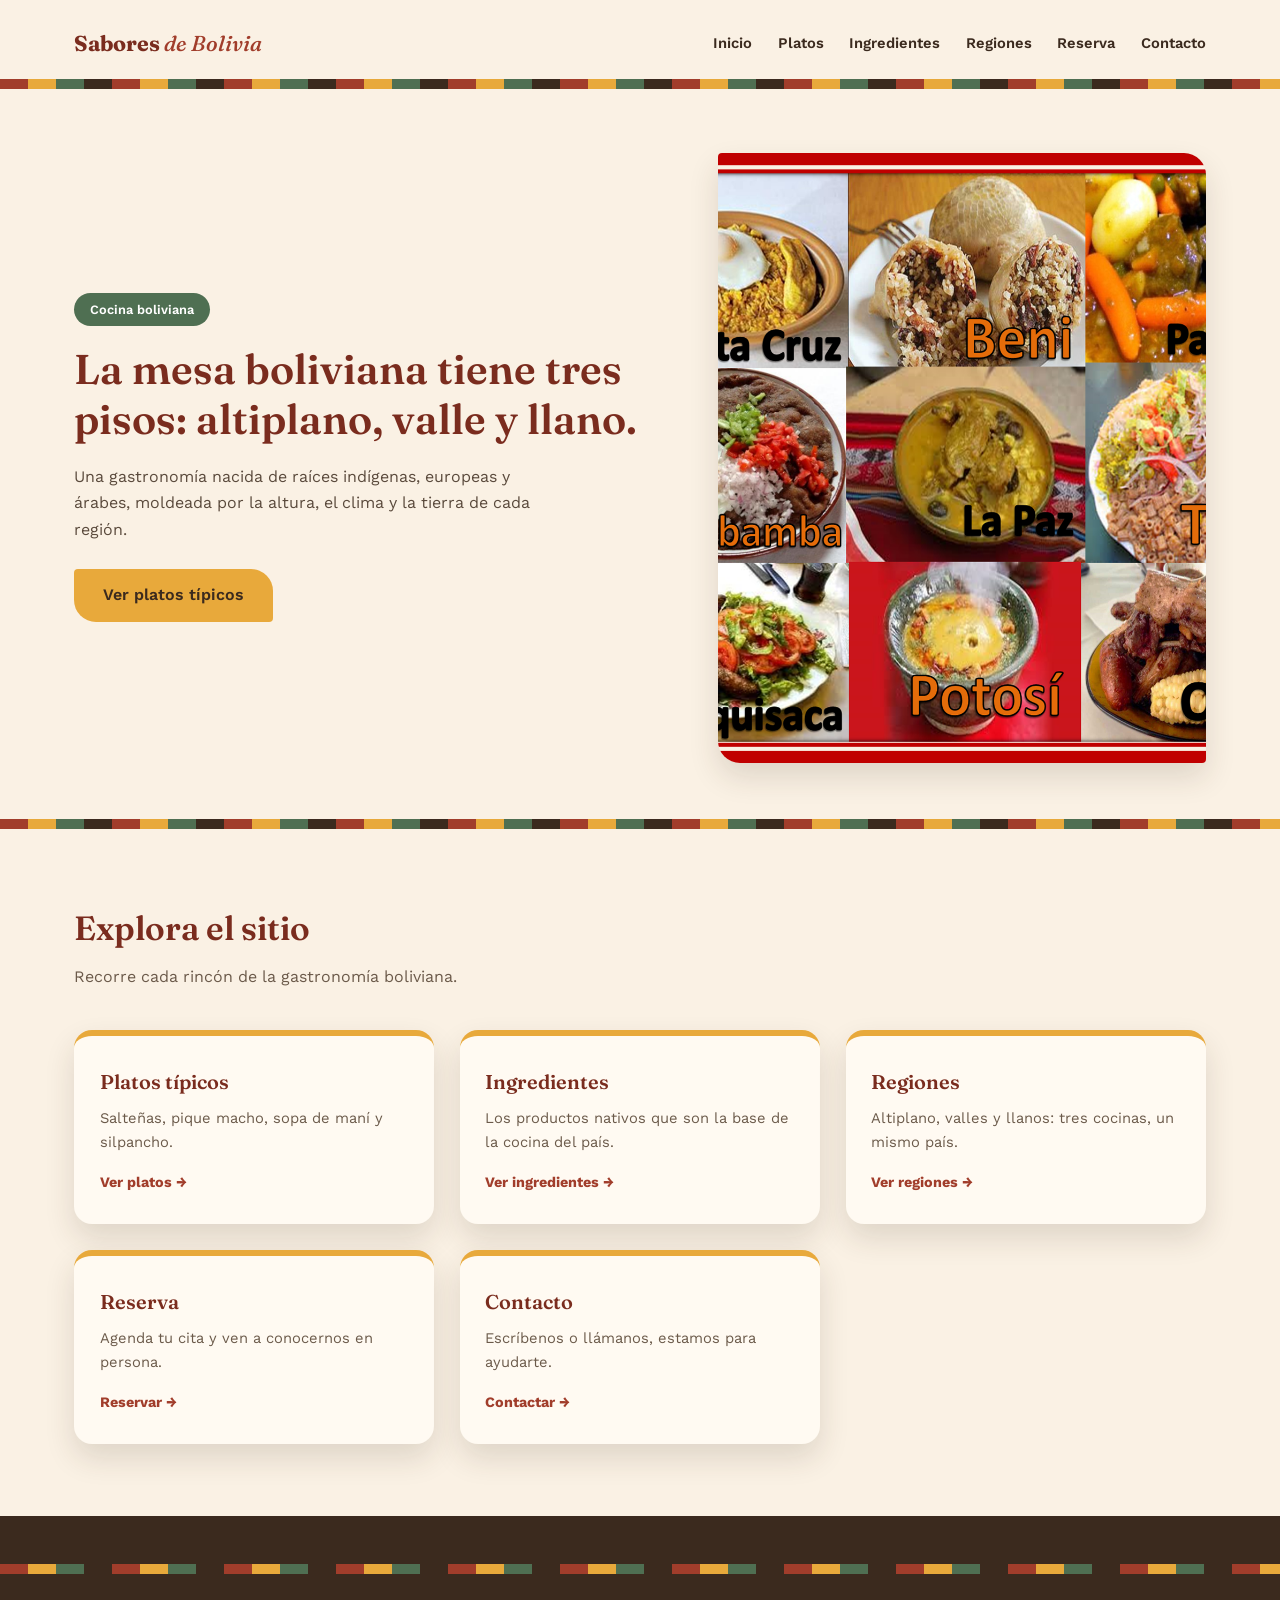
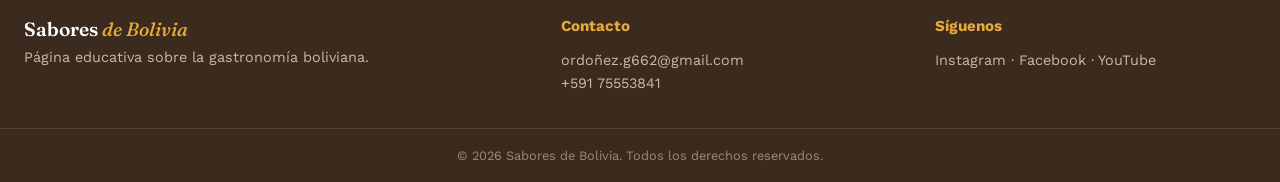
<file: proyecto.2.1/index.html>
<!DOCTYPE html>
<html lang="es">
<head>
<meta charset="UTF-8">
<meta name="viewport" content="width=device-width, initial-scale=1.0">
<title>Sabores de Bolivia | Gastronomía Tradicional</title>
<link rel="preconnect" href="https://fonts.googleapis.com">
<link rel="preconnect" href="https://fonts.gstatic.com" crossorigin>
<link href="https://fonts.googleapis.com/css2?family=Fraunces:ital,wght@0,500;0,600;0,700;1,500&family=Work+Sans:wght@400;500;600;700&display=swap" rel="stylesheet">
<link rel="stylesheet" href="css/styles.css">
</head>
<body>

  <header class="header" id="header">
    <div class="header-inner container">
      <a href="index.html" class="logo">Sabores <span>de Bolivia</span></a>

      <nav class="nav" id="nav">
        <a href="index.html">Inicio</a>
        <a href="platos.html">Platos</a>
        <a href="ingredientes.html">Ingredientes</a>
        <a href="regiones.html">Regiones</a>
        <a href="reserva.html">Reserva</a>
        <a href="contacto.html">Contacto</a>
      </nav>
    </div>
    <div class="stripe-divider" aria-hidden="true"></div>
  </header>

  <main>

    <section class="hero" id="inicio">
      <div class="container hero-inner">
        <div class="hero-text">
          <span class="tag">Cocina boliviana</span>
          <h1>La mesa boliviana tiene tres pisos: altiplano, valle y llano.</h1>
          <p>Una gastronomía nacida de raíces indígenas, europeas y árabes, moldeada por la altura, el clima y la tierra de cada región.</p>
          <a href="platos.html" class="btn">Ver platos típicos</a>
        </div>
        <div class="hero-media">
          <img src="img/platos.png" alt="Comida típica boliviana">
        </div>
      </div>
    </section>

    <div class="stripe-divider" aria-hidden="true"></div>

    <section class="explora container">
      <h2 class="section-title">Explora el sitio</h2>
      <p class="section-subtitle">Recorre cada rincón de la gastronomía boliviana.</p>

      <div class="grid-explora">

        <a href="platos.html" class="explora-card">
          <h3>Platos típicos</h3>
          <p>Salteñas, pique macho, sopa de maní y silpancho.</p>
          <span class="flecha">Ver platos →</span>
        </a>

        <a href="ingredientes.html" class="explora-card">
          <h3>Ingredientes</h3>
          <p>Los productos nativos que son la base de la cocina del país.</p>
          <span class="flecha">Ver ingredientes →</span>
        </a>

        <a href="regiones.html" class="explora-card">
          <h3>Regiones</h3>
          <p>Altiplano, valles y llanos: tres cocinas, un mismo país.</p>
          <span class="flecha">Ver regiones →</span>
        </a>

        <a href="reserva.html" class="explora-card">
          <h3>Reserva</h3>
          <p>Agenda tu cita y ven a conocernos en persona.</p>
          <span class="flecha">Reservar →</span>
        </a>

        <a href="contacto.html" class="explora-card">
          <h3>Contacto</h3>
          <p>Escríbenos o llámanos, estamos para ayudarte.</p>
          <span class="flecha">Contactar →</span>
        </a>

      </div>
    </section>

  </main>

  <footer class="footer" id="contacto-footer">
    <div class="stripe-divider" aria-hidden="true"></div>
    <div class="container footer-inner">
      <div class="footer-col">
        <h3>Sabores <span>de Bolivia</span></h3>
        <p>Página educativa sobre la gastronomía boliviana.</p>
      </div>
      <div class="footer-col">
        <h4>Contacto</h4>
        <p>ordoñez.g662@gmail.com</p>
        <p>+591 75553841</p>
      </div>
      <div class="footer-col">
        <h4>Síguenos</h4>
        <p>Instagram · Facebook · YouTube</p>
      </div>
    </div>
    <p class="footer-copy">&copy; 2026 Sabores de Bolivia. Todos los derechos reservados.</p>
  </footer>

</body>
</html>
</file>
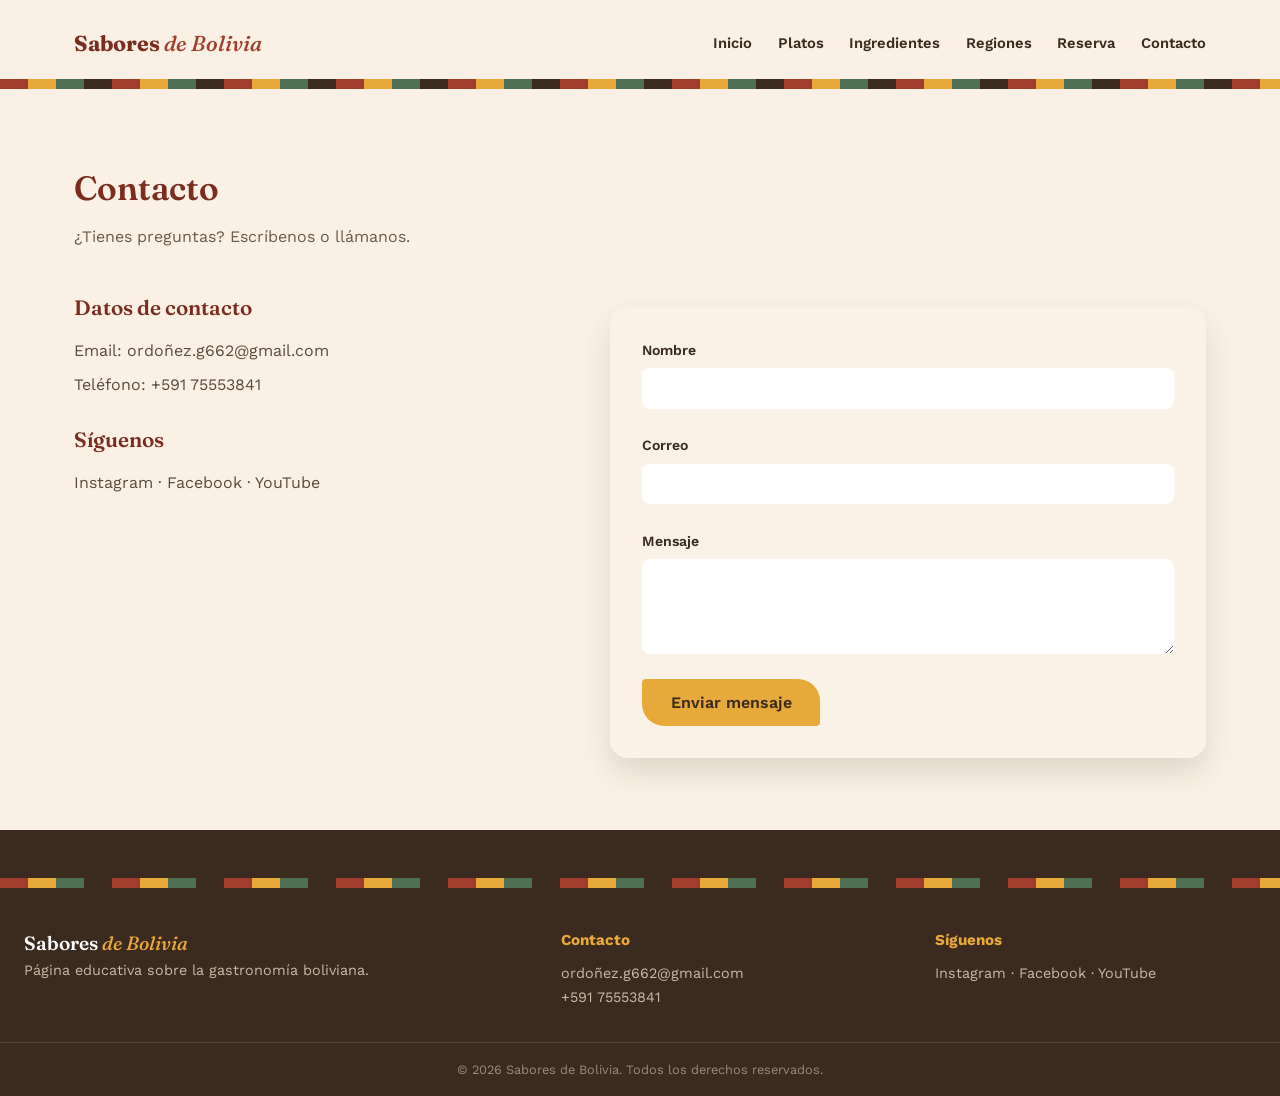
<file: proyecto.2.1/contacto.html>
<!DOCTYPE html>
<html lang="es">
<head>
<meta charset="UTF-8">
<meta name="viewport" content="width=device-width, initial-scale=1.0">
<title>Contacto | Sabores de Bolivia</title>
<link rel="preconnect" href="https://fonts.googleapis.com">
<link rel="preconnect" href="https://fonts.gstatic.com" crossorigin>
<link href="https://fonts.googleapis.com/css2?family=Fraunces:ital,wght@0,500;0,600;0,700;1,500&family=Work+Sans:wght@400;500;600;700&display=swap" rel="stylesheet">
<link rel="stylesheet" href="css/styles.css">
</head>
<body>

  <header class="header" id="header">
    <div class="header-inner container">
      <a href="index.html" class="logo">Sabores <span>de Bolivia</span></a>

      <nav class="nav" id="nav">
        <a href="index.html">Inicio</a>
        <a href="platos.html">Platos</a>
        <a href="ingredientes.html">Ingredientes</a>
        <a href="regiones.html">Regiones</a>
        <a href="reserva.html">Reserva</a>
        <a href="contacto.html">Contacto</a>
      </nav>
    </div>
    <div class="stripe-divider" aria-hidden="true"></div>
  </header>

  <main>

    <section class="contacto container">
      <h2 class="section-title">Contacto</h2>
      <p class="section-subtitle">¿Tienes preguntas? Escríbenos o llámanos.</p>

      <div class="contacto-grid">
        <div class="contacto-info">
          <h3>Datos de contacto</h3>
          <address>
            <p>Email: ordoñez.g662@gmail.com</p>
            <p>Teléfono: +591 75553841</p>
          </address>
          <h3>Síguenos</h3>
          <p>Instagram · Facebook · YouTube</p>
        </div>

        <form class="form-reserva form-reserva-clara" action="#" method="post">
          <div class="form-group form-group-full">
            <label for="nombre">Nombre</label>
            <input type="text" id="nombre" name="nombre" required>
          </div>

          <div class="form-group form-group-full">
            <label for="correo">Correo</label>
            <input type="email" id="correo" name="correo" required>
          </div>

          <div class="form-group form-group-full">
            <label for="mensaje">Mensaje</label>
            <textarea id="mensaje" name="mensaje" rows="4" required></textarea>
          </div>

          <button type="submit" class="btn">Enviar mensaje</button>
        </form>
      </div>
    </section>

  </main>

  <footer class="footer" id="contacto-footer">
    <div class="stripe-divider" aria-hidden="true"></div>
    <div class="container footer-inner">
      <div class="footer-col">
        <h3>Sabores <span>de Bolivia</span></h3>
        <p>Página educativa sobre la gastronomía boliviana.</p>
      </div>
      <div class="footer-col">
        <h4>Contacto</h4>
        <p>ordoñez.g662@gmail.com</p>
        <p>+591 75553841</p>
      </div>
      <div class="footer-col">
        <h4>Síguenos</h4>
        <p>Instagram · Facebook · YouTube</p>
      </div>
    </div>
    <p class="footer-copy">&copy; 2026 Sabores de Bolivia. Todos los derechos reservados.</p>
  </footer>

</body>
</html>
</file>
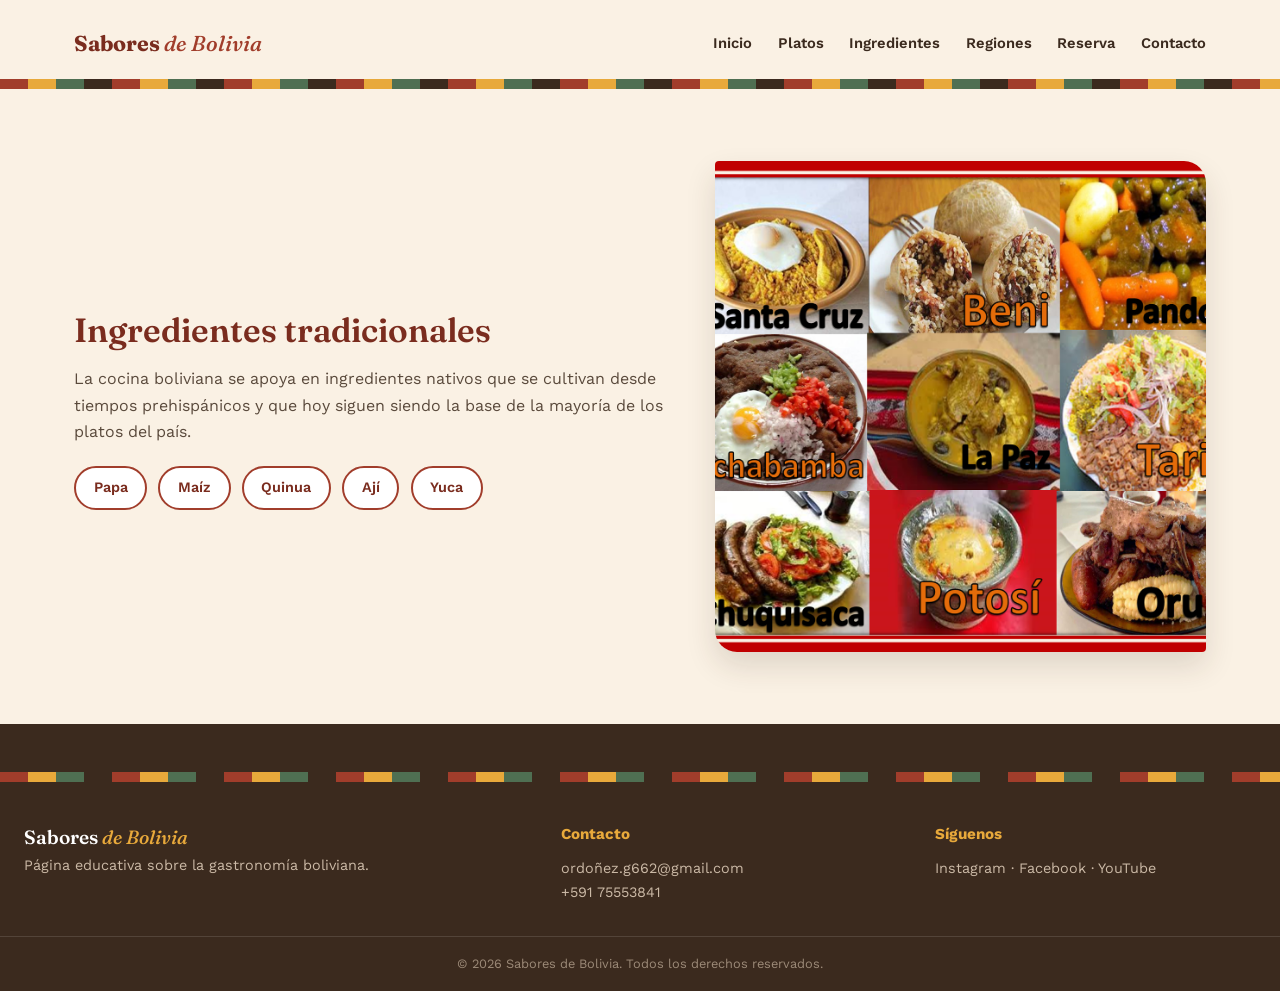
<file: proyecto.2.1/ingredientes.html>
<!DOCTYPE html>
<html lang="es">
<head>
<meta charset="UTF-8">
<meta name="viewport" content="width=device-width, initial-scale=1.0">
<title>Ingredientes | Sabores de Bolivia</title>
<link rel="preconnect" href="https://fonts.googleapis.com">
<link rel="preconnect" href="https://fonts.gstatic.com" crossorigin>
<link href="https://fonts.googleapis.com/css2?family=Fraunces:ital,wght@0,500;0,600;0,700;1,500&family=Work+Sans:wght@400;500;600;700&display=swap" rel="stylesheet">
<link rel="stylesheet" href="css/styles.css">
</head>
<body>

  <header class="header" id="header">
    <div class="header-inner container">
      <a href="index.html" class="logo">Sabores <span>de Bolivia</span></a>

      <nav class="nav" id="nav">
        <a href="index.html">Inicio</a>
        <a href="platos.html">Platos</a>
        <a href="ingredientes.html">Ingredientes</a>
        <a href="regiones.html">Regiones</a>
        <a href="reserva.html">Reserva</a>
        <a href="contacto.html">Contacto</a>
      </nav>
    </div>
    <div class="stripe-divider" aria-hidden="true"></div>
  </header>

  <main>

    <section class="ingredientes container">
      <div class="ingredientes-grid">
        <div class="ingredientes-texto">
          <h2 class="section-title">Ingredientes tradicionales</h2>
          <p class="nota">
            La cocina boliviana se apoya en ingredientes nativos que se cultivan desde tiempos
            prehispánicos y que hoy siguen siendo la base de la mayoría de los platos del país.
          </p>
          <ul class="lista-ingredientes">
            <li>Papa</li>
            <li>Maíz</li>
            <li>Quinua</li>
            <li>Ají</li>
            <li>Yuca</li>
          </ul>
        </div>
        <img src="img/platos.png" alt="Ingredientes tradicionales bolivianos" class="ingredientes-img">
      </div>
    </section>

  </main>

  <footer class="footer" id="contacto-footer">
    <div class="stripe-divider" aria-hidden="true"></div>
    <div class="container footer-inner">
      <div class="footer-col">
        <h3>Sabores <span>de Bolivia</span></h3>
        <p>Página educativa sobre la gastronomía boliviana.</p>
      </div>
      <div class="footer-col">
        <h4>Contacto</h4>
        <p>ordoñez.g662@gmail.com</p>
        <p>+591 75553841</p>
      </div>
      <div class="footer-col">
        <h4>Síguenos</h4>
        <p>Instagram · Facebook · YouTube</p>
      </div>
    </div>
    <p class="footer-copy">&copy; 2026 Sabores de Bolivia. Todos los derechos reservados.</p>
  </footer>

</body>
</html>
</file>
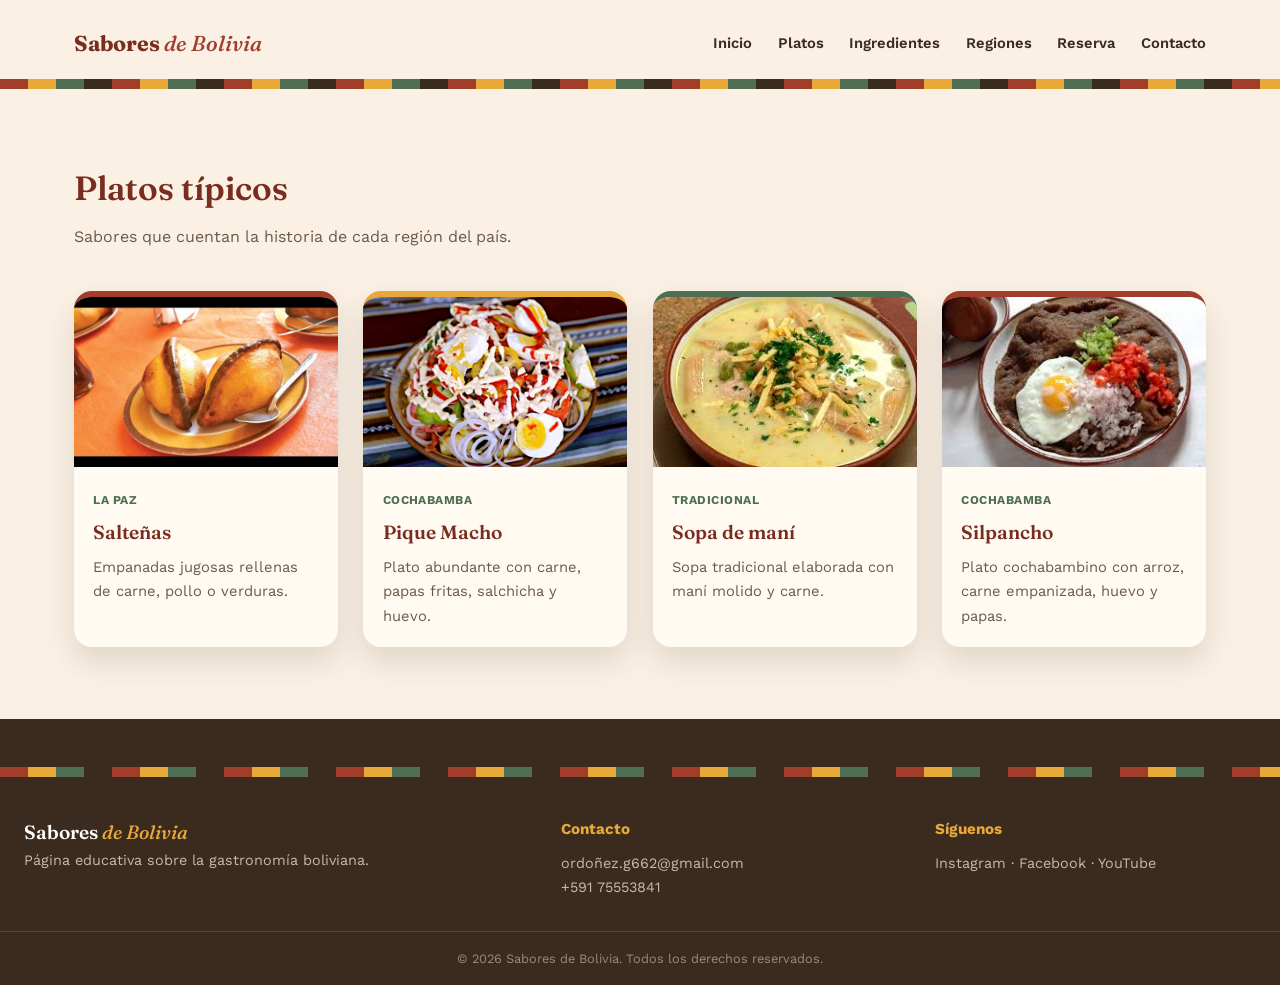
<file: proyecto.2.1/platos.html>
<!DOCTYPE html>
<html lang="es">
<head>
<meta charset="UTF-8">
<meta name="viewport" content="width=device-width, initial-scale=1.0">
<title>Platos típicos | Sabores de Bolivia</title>
<link rel="preconnect" href="https://fonts.googleapis.com">
<link rel="preconnect" href="https://fonts.gstatic.com" crossorigin>
<link href="https://fonts.googleapis.com/css2?family=Fraunces:ital,wght@0,500;0,600;0,700;1,500&family=Work+Sans:wght@400;500;600;700&display=swap" rel="stylesheet">
<link rel="stylesheet" href="css/styles.css">
</head>
<body>

  <header class="header" id="header">
    <div class="header-inner container">
      <a href="index.html" class="logo">Sabores <span>de Bolivia</span></a>

      <nav class="nav" id="nav">
        <a href="index.html">Inicio</a>
        <a href="platos.html">Platos</a>
        <a href="ingredientes.html">Ingredientes</a>
        <a href="regiones.html">Regiones</a>
        <a href="reserva.html">Reserva</a>
        <a href="contacto.html">Contacto</a>
      </nav>
    </div>
    <div class="stripe-divider" aria-hidden="true"></div>
  </header>

  <main>

    <section class="platos container">
      <h2 class="section-title">Platos típicos</h2>
      <p class="section-subtitle">Sabores que cuentan la historia de cada región del país.</p>

      <div class="grid-platos">

        <article class="card card-rojo">
          <img src="img/salteñas.jpg" alt="Salteñas">
          <div class="card-body">
            <span class="card-tag">La Paz</span>
            <h3>Salteñas</h3>
            <p>Empanadas jugosas rellenas de carne, pollo o verduras.</p>
          </div>
        </article>

        <article class="card card-dorado">
          <img src="img/pique.jpg" alt="Pique Macho">
          <div class="card-body">
            <span class="card-tag">Cochabamba</span>
            <h3>Pique Macho</h3>
            <p>Plato abundante con carne, papas fritas, salchicha y huevo.</p>
          </div>
        </article>

        <article class="card card-verde">
          <img src="img/sopa de mani.jpg" alt="Sopa de maní">
          <div class="card-body">
            <span class="card-tag">Tradicional</span>
            <h3>Sopa de maní</h3>
            <p>Sopa tradicional elaborada con maní molido y carne.</p>
          </div>
        </article>

        <article class="card card-rojo">
          <img src="img/silpamcho.jpg" alt="Silpancho">
          <div class="card-body">
            <span class="card-tag">Cochabamba</span>
            <h3>Silpancho</h3>
            <p>Plato cochabambino con arroz, carne empanizada, huevo y papas.</p>
          </div>
        </article>

      </div>
    </section>

  </main>

  <footer class="footer" id="contacto-footer">
    <div class="stripe-divider" aria-hidden="true"></div>
    <div class="container footer-inner">
      <div class="footer-col">
        <h3>Sabores <span>de Bolivia</span></h3>
        <p>Página educativa sobre la gastronomía boliviana.</p>
      </div>
      <div class="footer-col">
        <h4>Contacto</h4>
        <p>ordoñez.g662@gmail.com</p>
        <p>+591 75553841</p>
      </div>
      <div class="footer-col">
        <h4>Síguenos</h4>
        <p>Instagram · Facebook · YouTube</p>
      </div>
    </div>
    <p class="footer-copy">&copy; 2026 Sabores de Bolivia. Todos los derechos reservados.</p>
  </footer>

</body>
</html>
</file>
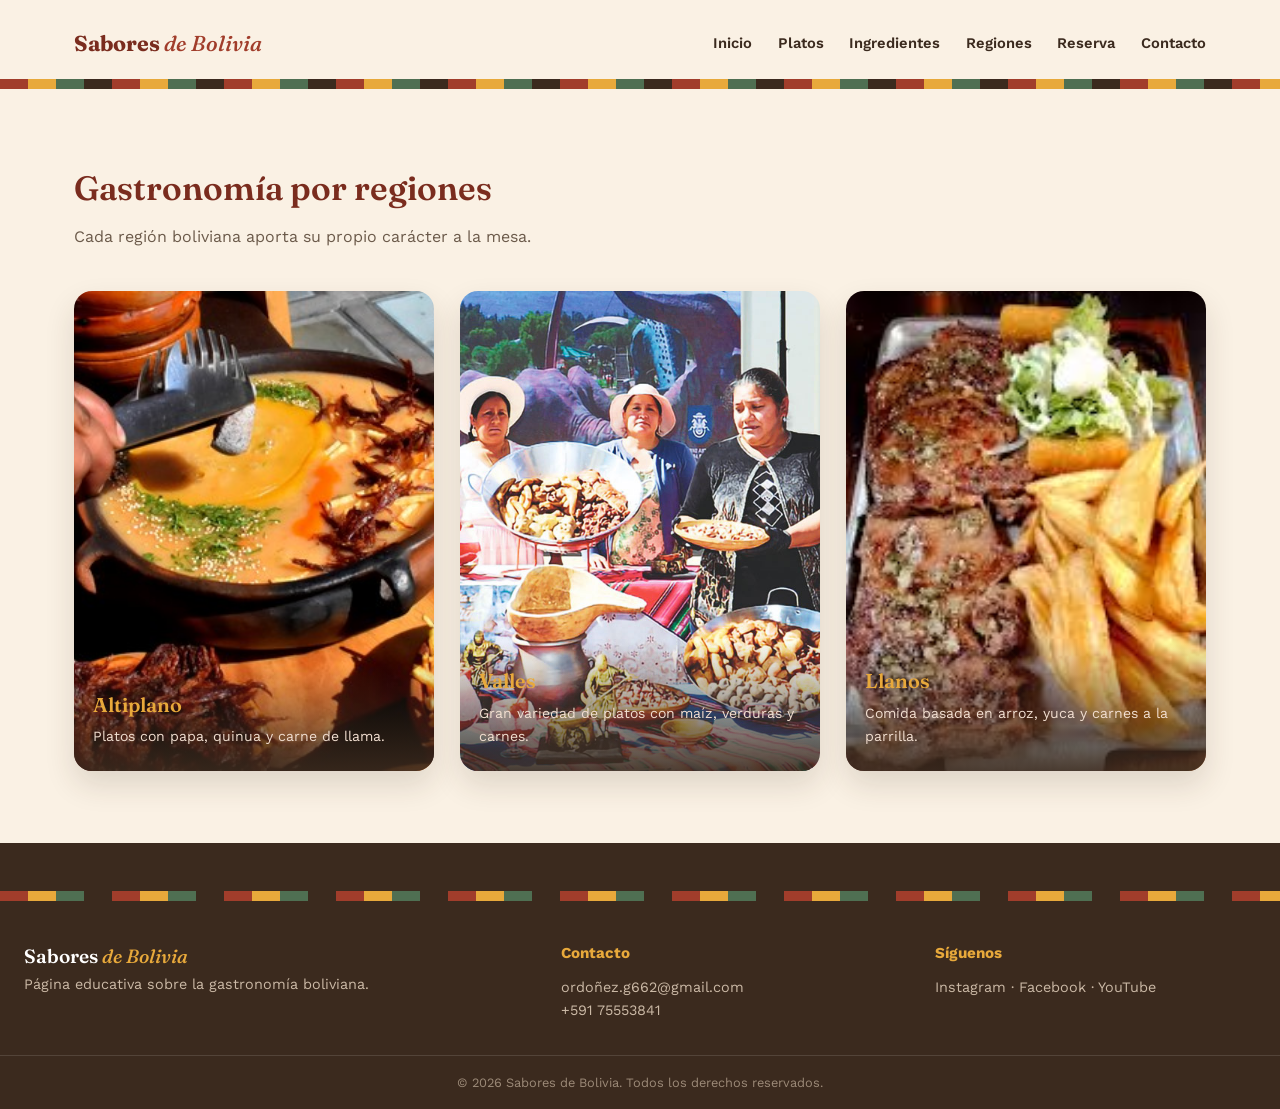
<file: proyecto.2.1/regiones.html>
<!DOCTYPE html>
<html lang="es">
<head>
<meta charset="UTF-8">
<meta name="viewport" content="width=device-width, initial-scale=1.0">
<title>Regiones | Sabores de Bolivia</title>
<link rel="preconnect" href="https://fonts.googleapis.com">
<link rel="preconnect" href="https://fonts.gstatic.com" crossorigin>
<link href="https://fonts.googleapis.com/css2?family=Fraunces:ital,wght@0,500;0,600;0,700;1,500&family=Work+Sans:wght@400;500;600;700&display=swap" rel="stylesheet">
<link rel="stylesheet" href="css/styles.css">
</head>
<body>

  <header class="header" id="header">
    <div class="header-inner container">
      <a href="index.html" class="logo">Sabores <span>de Bolivia</span></a>

      <nav class="nav" id="nav">
        <a href="index.html">Inicio</a>
        <a href="platos.html">Platos</a>
        <a href="ingredientes.html">Ingredientes</a>
        <a href="regiones.html">Regiones</a>
        <a href="reserva.html">Reserva</a>
        <a href="contacto.html">Contacto</a>
      </nav>
    </div>
    <div class="stripe-divider" aria-hidden="true"></div>
  </header>

  <main>

    <section class="regiones container">
      <h2 class="section-title">Gastronomía por regiones</h2>
      <p class="section-subtitle">Cada región boliviana aporta su propio carácter a la mesa.</p>

      <div class="grid-regiones">

        <article class="region">
          <img src="img/sopa con piedra volcanica y carne de llama.jpg" alt="Carne de llama">
          <div class="region-body">
            <h3>Altiplano</h3>
            <p>Platos con papa, quinua y carne de llama.</p>
          </div>
        </article>

        <article class="region">
          <img src="img/comidas tradicionales.jpg" alt="Platillos con maíz, verduras y carnes">
          <div class="region-body">
            <h3>Valles</h3>
            <p>Gran variedad de platos con maíz, verduras y carnes.</p>
          </div>
        </article>

        <article class="region">
          <img src="img/churrasco BOLIVIANO.jpg" alt="Churrasco">
          <div class="region-body">
            <h3>Llanos</h3>
            <p>Comida basada en arroz, yuca y carnes a la parrilla.</p>
          </div>
        </article>

      </div>
    </section>

  </main>

  <footer class="footer" id="contacto-footer">
    <div class="stripe-divider" aria-hidden="true"></div>
    <div class="container footer-inner">
      <div class="footer-col">
        <h3>Sabores <span>de Bolivia</span></h3>
        <p>Página educativa sobre la gastronomía boliviana.</p>
      </div>
      <div class="footer-col">
        <h4>Contacto</h4>
        <p>ordoñez.g662@gmail.com</p>
        <p>+591 75553841</p>
      </div>
      <div class="footer-col">
        <h4>Síguenos</h4>
        <p>Instagram · Facebook · YouTube</p>
      </div>
    </div>
    <p class="footer-copy">&copy; 2026 Sabores de Bolivia. Todos los derechos reservados.</p>
  </footer>

</body>
</html>
</file>
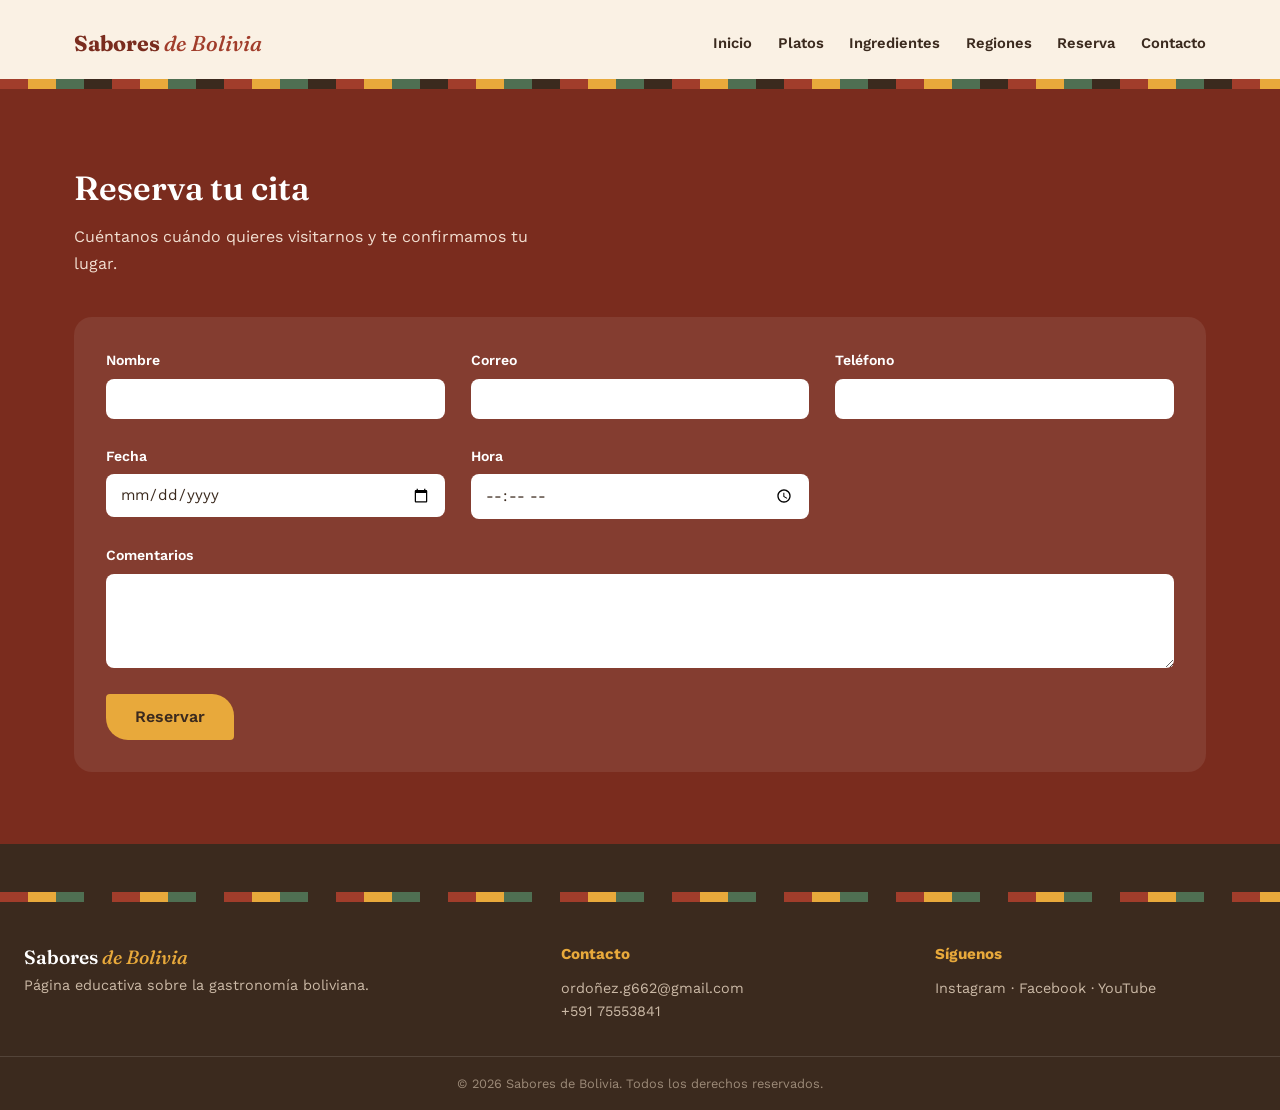
<file: proyecto.2.1/reserva.html>
<!DOCTYPE html>
<html lang="es">
<head>
<meta charset="UTF-8">
<meta name="viewport" content="width=device-width, initial-scale=1.0">
<title>Reserva | Sabores de Bolivia</title>
<link rel="preconnect" href="https://fonts.googleapis.com">
<link rel="preconnect" href="https://fonts.gstatic.com" crossorigin>
<link href="https://fonts.googleapis.com/css2?family=Fraunces:ital,wght@0,500;0,600;0,700;1,500&family=Work+Sans:wght@400;500;600;700&display=swap" rel="stylesheet">
<link rel="stylesheet" href="css/styles.css">
</head>
<body>

  <header class="header" id="header">
    <div class="header-inner container">
      <a href="index.html" class="logo">Sabores <span>de Bolivia</span></a>

      <nav class="nav" id="nav">
        <a href="index.html">Inicio</a>
        <a href="platos.html">Platos</a>
        <a href="ingredientes.html">Ingredientes</a>
        <a href="regiones.html">Regiones</a>
        <a href="reserva.html">Reserva</a>
        <a href="contacto.html">Contacto</a>
      </nav>
    </div>
    <div class="stripe-divider" aria-hidden="true"></div>
  </header>

  <main>

    <section class="reserva">
      <div class="container">
        <h2 class="section-title section-title-light">Reserva tu cita</h2>
        <p class="section-subtitle section-subtitle-light">Cuéntanos cuándo quieres visitarnos y te confirmamos tu lugar.</p>

        <form class="form-reserva" action="#" method="post">
          <div class="form-grid">
            <div class="form-group">
              <label for="nombre">Nombre</label>
              <input type="text" id="nombre" name="nombre" required>
            </div>

            <div class="form-group">
              <label for="correo">Correo</label>
              <input type="email" id="correo" name="correo" required>
            </div>

            <div class="form-group">
              <label for="telefono">Teléfono</label>
              <input type="tel" id="telefono" name="telefono" required>
            </div>

            <div class="form-group">
              <label for="fecha">Fecha</label>
              <input type="date" id="fecha" name="fecha" required>
            </div>

            <div class="form-group">
              <label for="hora">Hora</label>
              <input type="time" id="hora" name="hora" required>
            </div>
          </div>

          <div class="form-group form-group-full">
            <label for="comentarios">Comentarios</label>
            <textarea id="comentarios" name="comentarios" rows="4"></textarea>
          </div>

          <button type="submit" class="btn">Reservar</button>
        </form>
      </div>
    </section>

  </main>

  <footer class="footer" id="contacto-footer">
    <div class="stripe-divider" aria-hidden="true"></div>
    <div class="container footer-inner">
      <div class="footer-col">
        <h3>Sabores <span>de Bolivia</span></h3>
        <p>Página educativa sobre la gastronomía boliviana.</p>
      </div>
      <div class="footer-col">
        <h4>Contacto</h4>
        <p>ordoñez.g662@gmail.com</p>
        <p>+591 75553841</p>
      </div>
      <div class="footer-col">
        <h4>Síguenos</h4>
        <p>Instagram · Facebook · YouTube</p>
      </div>
    </div>
    <p class="footer-copy">&copy; 2026 Sabores de Bolivia. Todos los derechos reservados.</p>
  </footer>

</body>
</html>
</file>
<file: proyecto.2.1/css/styles.css>
/* =========================================================
   VARIABLES GLOBALES — paleta inspirada en aguayo, maíz y cerámica
========================================================= */
:root {
  --color-bg: #faf1e4;
  --color-primary: #a13d2b;
  --color-primary-dark: #7a2c1e;
  --color-accent: #e8a93b;
  --color-accent-2: #4f6f52;
  --color-dark: #3b2a1e;
  --color-text: #3b2a1e;
  --color-white: #ffffff;
  --color-card: #fffaf2;

  --radius: 4px 22px 4px 22px;
  --radius-soft: 18px;
  --shadow: 0 14px 30px rgba(59, 42, 30, 0.14);

  --max-width: 1180px;
  --gap: 1.6rem;

  --font-display: "Fraunces", "Georgia", serif;
  --font-base: "Work Sans", "Segoe UI", sans-serif;

  --stripe-height: 10px;
}

* {
  margin: 0;
  padding: 0;
  box-sizing: border-box;
}

html {
  scroll-behavior: smooth;
}

body {
  font-family: var(--font-base);
  color: var(--color-text);
  line-height: 1.65;
  background: var(--color-bg);
}

img {
  max-width: 100%;
  display: block;
}

a {
  text-decoration: none;
  color: inherit;
}

ul {
  list-style: none;
}

.container {
  max-width: var(--max-width);
  margin: 0 auto;
  padding: 0 1.5rem;
}

h1, h2, h3 {
  font-family: var(--font-display);
  font-weight: 600;
  color: var(--color-primary-dark);
}

.section-title {
  font-size: 2.1rem;
  margin-bottom: 0.5rem;
}

.section-title-light {
  color: var(--color-white);
}

.section-subtitle {
  color: #6b5a4a;
  margin-bottom: 2.5rem;
  max-width: 46ch;
}

.section-subtitle-light {
  color: #f1ded0;
}

.btn {
  display: inline-block;
  background: var(--color-accent);
  color: var(--color-dark);
  padding: 0.85rem 1.8rem;
  border-radius: var(--radius);
  font-weight: 600;
  border: none;
  cursor: pointer;
  font-size: 1rem;
  font-family: var(--font-base);
}

/* Franja tipo aguayo: elemento distintivo repetido entre secciones */
.stripe-divider {
  height: var(--stripe-height);
  width: 100%;
  background: repeating-linear-gradient(
    90deg,
    var(--color-primary) 0 28px,
    var(--color-accent) 28px 56px,
    var(--color-accent-2) 56px 84px,
    var(--color-dark) 84px 112px
  );
}

/* =========================================================
   HEADER
========================================================= */
.header {
  background: var(--color-bg);
  padding-top: 0.5rem;
}

.header-inner {
  display: flex;
  align-items: center;
  justify-content: space-between;
  padding: 1.1rem 1.5rem;
  flex-wrap: wrap;
  gap: 0.8rem;
}

.logo {
  font-family: var(--font-display);
  font-size: 1.35rem;
  font-weight: 700;
  color: var(--color-primary-dark);
}

.logo span {
  font-weight: 500;
  font-style: italic;
  color: var(--color-primary);
}

.nav {
  display: flex;
  gap: 1.6rem;
  flex-wrap: wrap;
}

.nav a {
  font-size: 0.92rem;
  font-weight: 600;
  color: var(--color-dark);
}

.nav a:hover {
  color: var(--color-primary);
}

/* =========================================================
   HERO
========================================================= */
.hero {
  padding: 4rem 0 3.5rem;
}

.hero-inner {
  display: grid;
  grid-template-columns: 1.1fr 0.9fr;
  align-items: center;
  gap: 3rem;
}

.tag {
  display: inline-block;
  background: var(--color-accent-2);
  color: var(--color-white);
  font-size: 0.8rem;
  font-weight: 600;
  padding: 0.35rem 1rem;
  border-radius: 999px;
  margin-bottom: 1.2rem;
}

.hero-text h1 {
  font-size: 2.6rem;
  line-height: 1.2;
  margin-bottom: 1.2rem;
}

.hero-text p {
  color: #5a4a3c;
  margin-bottom: 1.6rem;
  max-width: 46ch;
}

.hero-media img {
  width: 100%;
  aspect-ratio: 4 / 5;
  object-fit: cover;
  border-radius: var(--radius);
  box-shadow: var(--shadow);
}

/* =========================================================
   EXPLORA (portada) — tarjetas de navegación a las páginas
========================================================= */
.explora {
  padding: 4.5rem 1.5rem;
}

.grid-explora {
  display: grid;
  grid-template-columns: repeat(3, 1fr);
  gap: var(--gap);
}

.explora-card {
  display: block;
  background: var(--color-card);
  border-radius: var(--radius-soft);
  padding: 1.8rem 1.6rem;
  box-shadow: var(--shadow);
  border-top: 6px solid var(--color-accent);
  transition: transform 0.15s ease;
}

.explora-card:hover {
  transform: translateY(-4px);
}

.explora-card h3 {
  font-size: 1.25rem;
  margin-bottom: 0.5rem;
}

.explora-card p {
  color: #6b5a4a;
  font-size: 0.92rem;
  margin-bottom: 0.9rem;
}

.explora-card .flecha {
  color: var(--color-primary);
  font-weight: 700;
  font-size: 0.9rem;
}

/* =========================================================
   CONTACTO
========================================================= */
.contacto {
  padding: 4.5rem 1.5rem;
}

.contacto-grid {
  display: grid;
  grid-template-columns: 0.9fr 1.1fr;
  gap: 3rem;
}

.contacto-info h3 {
  font-size: 1.3rem;
  margin-bottom: 0.8rem;
}

.contacto-info p {
  color: #5a4a3c;
  margin-bottom: 0.5rem;
}

.contacto-info address {
  font-style: normal;
  margin-bottom: 1.5rem;
}

.form-reserva-clara {
  background: var(--color-card);
  box-shadow: var(--shadow);
}

.form-reserva-clara .form-group label {
  color: var(--color-dark);
}

/* =========================================================
   PLATOS
========================================================= */
.platos {
  padding: 4.5rem 1.5rem;
}

.grid-platos {
  display: grid;
  grid-template-columns: repeat(4, 1fr);
  gap: var(--gap);
}

.card {
  background: var(--color-card);
  border-radius: var(--radius-soft);
  overflow: hidden;
  box-shadow: var(--shadow);
  border-top: 6px solid var(--color-accent);
}

.card-rojo { border-top-color: var(--color-primary); }
.card-dorado { border-top-color: var(--color-accent); }
.card-verde { border-top-color: var(--color-accent-2); }

.card img {
  height: 170px;
  width: 100%;
  object-fit: cover;
}

.card-body {
  padding: 1.2rem;
}

.card-tag {
  font-size: 0.75rem;
  font-weight: 700;
  text-transform: uppercase;
  letter-spacing: 0.04em;
  color: var(--color-accent-2);
}

.card-body h3 {
  font-size: 1.2rem;
  margin: 0.3rem 0 0.4rem;
}

.card-body p {
  font-size: 0.92rem;
  color: #6b5a4a;
}

/* =========================================================
   INGREDIENTES
========================================================= */
.ingredientes {
  padding: 4.5rem 1.5rem;
}

.ingredientes-grid {
  display: grid;
  grid-template-columns: 1.1fr 0.9fr;
  gap: 2.5rem;
  align-items: center;
}

.ingredientes-img {
  border-radius: var(--radius);
  box-shadow: var(--shadow);
  aspect-ratio: 1 / 1;
  object-fit: cover;
}

.nota {
  color: #5a4a3c;
  margin-bottom: 1.3rem;
}

.lista-ingredientes {
  display: flex;
  flex-wrap: wrap;
  gap: 0.7rem;
}

.lista-ingredientes li {
  background: var(--color-white);
  border: 2px solid var(--color-primary);
  color: var(--color-primary-dark);
  font-weight: 600;
  font-size: 0.9rem;
  padding: 0.5rem 1.1rem;
  border-radius: 999px;
}

/* =========================================================
   REGIONES
========================================================= */
.regiones {
  padding: 4.5rem 1.5rem;
}

.grid-regiones {
  display: grid;
  grid-template-columns: repeat(3, 1fr);
  gap: var(--gap);
}

.region {
  position: relative;
  border-radius: var(--radius-soft);
  overflow: hidden;
  box-shadow: var(--shadow);
  aspect-ratio: 3 / 4;
}

.region img {
  width: 100%;
  height: 100%;
  object-fit: cover;
}

.region-body {
  position: absolute;
  left: 0;
  right: 0;
  bottom: 0;
  padding: 1.4rem 1.2rem;
  background: linear-gradient(to top, rgba(59, 42, 30, 0.9), rgba(59, 42, 30, 0));
  color: var(--color-white);
}

.region-body h3 {
  color: var(--color-accent);
  font-size: 1.25rem;
  margin-bottom: 0.3rem;
}

.region-body p {
  font-size: 0.88rem;
  color: #f1ded0;
}

/* =========================================================
   RESERVA
========================================================= */
.reserva {
  background: var(--color-primary-dark);
  padding: 4.5rem 0;
}

.form-reserva {
  margin-top: 1rem;
  background: rgba(255, 255, 255, 0.08);
  padding: 2rem;
  border-radius: var(--radius-soft);
}

.form-grid {
  display: grid;
  grid-template-columns: repeat(3, 1fr);
  gap: var(--gap);
  margin-bottom: var(--gap);
}

.form-group {
  display: flex;
  flex-direction: column;
  gap: 0.4rem;
}

.form-group-full {
  margin-bottom: var(--gap);
}

.form-group label {
  color: var(--color-white);
  font-size: 0.88rem;
  font-weight: 600;
}

.form-group input,
.form-group textarea {
  font-family: var(--font-base);
  padding: 0.7rem 0.9rem;
  border-radius: 8px;
  border: none;
  background: var(--color-white);
  color: var(--color-text);
  font-size: 0.95rem;
}

.form-group textarea {
  resize: vertical;
}

/* =========================================================
   FOOTER
========================================================= */
.footer {
  background: var(--color-dark);
  color: #e7d9c9;
  padding: 3rem 0 1rem;
}

.footer-inner {
  display: flex;
  flex-wrap: wrap;
  gap: 2rem;
  justify-content: space-between;
  margin: 2.5rem 0 2rem;
}

.footer-col h3 {
  color: var(--color-white);
  font-size: 1.2rem;
}

.footer-col h3 span {
  font-style: italic;
  font-weight: 500;
  color: var(--color-accent);
}

.footer-col h4 {
  margin-bottom: 0.6rem;
  color: var(--color-accent);
  font-family: var(--font-base);
  font-size: 0.95rem;
}

.footer-col p {
  color: #cbb9a6;
  font-size: 0.9rem;
}

.footer-copy {
  text-align: center;
  font-size: 0.8rem;
  color: #9c8a78;
  border-top: 1px solid rgba(255, 255, 255, 0.12);
  padding-top: 1rem;
}

/* =========================================================
   RESPONSIVE
========================================================= */
@media (max-width: 992px) {
  .hero-inner {
    grid-template-columns: 1fr;
  }

  .hero-media {
    order: -1;
  }

  .grid-platos {
    grid-template-columns: repeat(2, 1fr);
  }

  .grid-regiones {
    grid-template-columns: repeat(2, 1fr);
  }

  .ingredientes-grid {
    grid-template-columns: 1fr;
  }

  .grid-explora {
    grid-template-columns: repeat(2, 1fr);
  }

  .contacto-grid {
    grid-template-columns: 1fr;
  }

  .ingredientes-img {
    order: -1;
    aspect-ratio: 16 / 9;
  }

  .form-grid {
    grid-template-columns: repeat(2, 1fr);
  }
}

@media (max-width: 600px) {
  .header-inner {
    flex-direction: column;
    text-align: center;
  }

  .nav {
    justify-content: center;
    gap: 0.9rem;
  }

  .nav a {
    font-size: 0.82rem;
  }

  .hero-text h1 {
    font-size: 1.9rem;
  }

  .grid-platos {
    grid-template-columns: 1fr;
  }

  .grid-regiones {
    grid-template-columns: 1fr;
  }

  .grid-explora {
    grid-template-columns: 1fr;
  }

  .form-grid {
    grid-template-columns: 1fr;
  }

  .footer-inner {
    flex-direction: column;
  }
}
</file>
